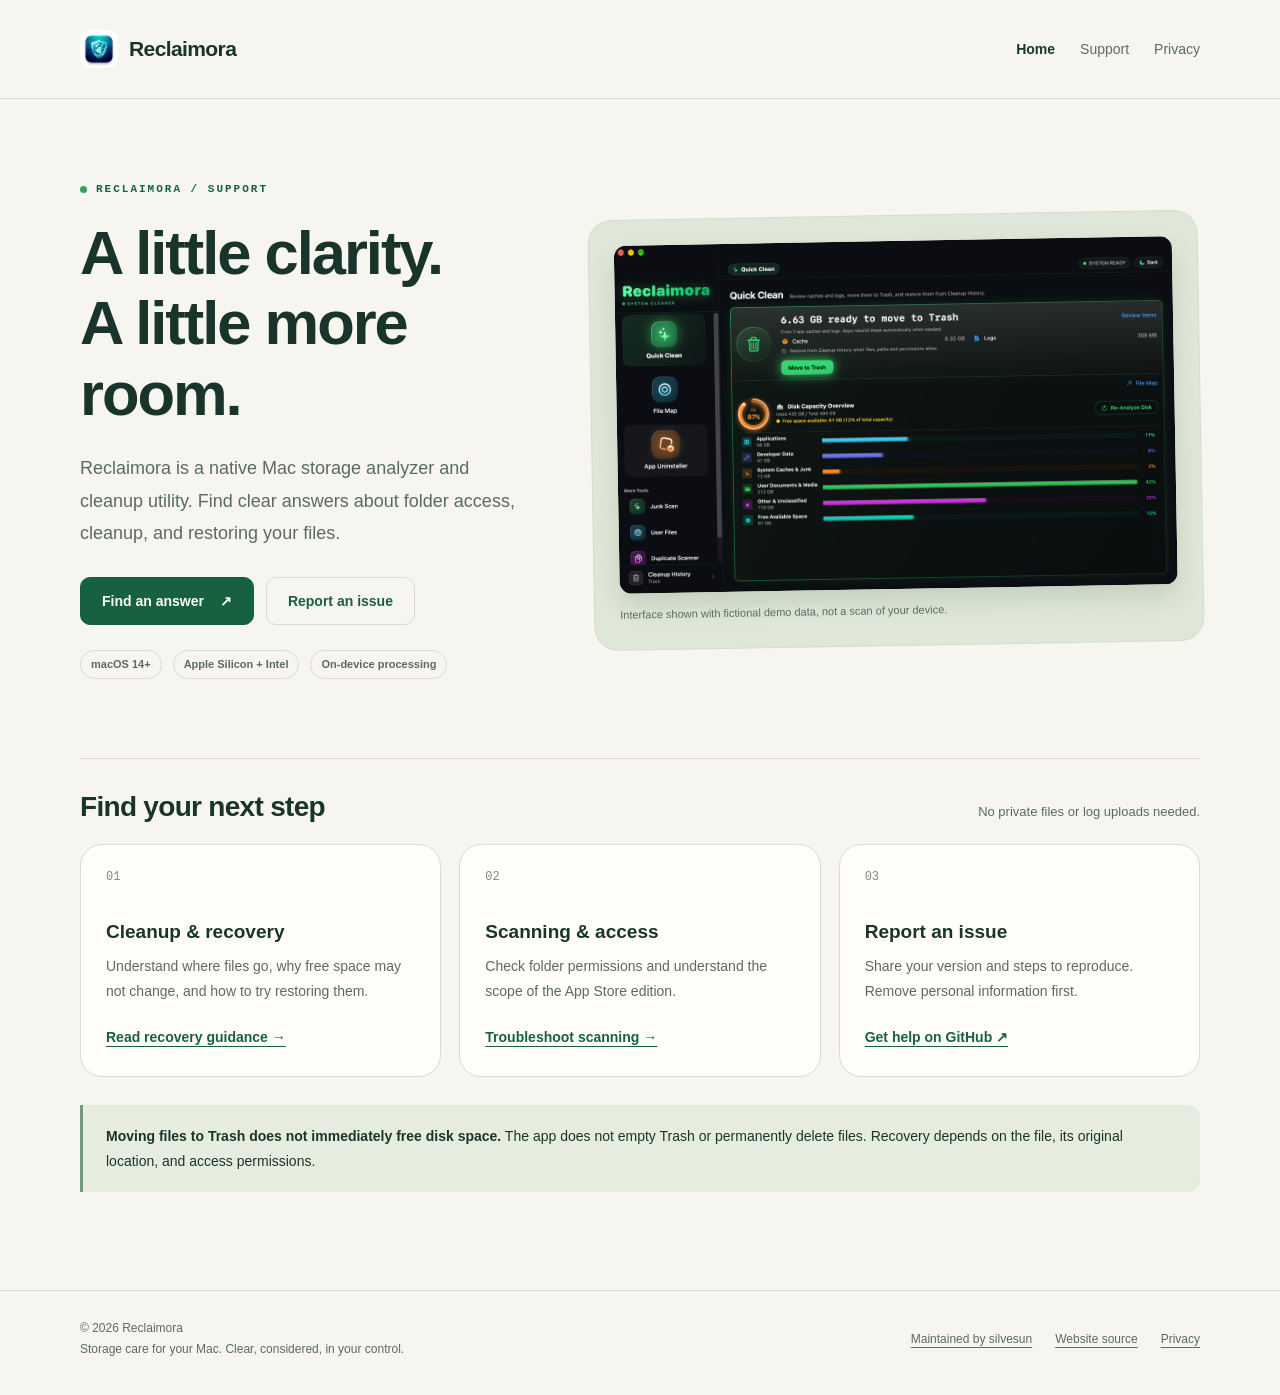
<file: index.html>
<!doctype html>
<html lang="en-US">
<head>
<meta charset="utf-8">
<meta name="viewport" content="width=device-width,initial-scale=1">
<title>Reclaimora · Help for your Mac</title>
<meta name="description" content="Reclaimora is a native Mac storage analyzer and cleanup utility. Find clear answers about folder access, cleanup, and restoring your files.">
<link rel="stylesheet" href="style.css">
<link rel="icon" type="image/png" href="assets/icon.png">
<link rel="canonical" href="https://silvesun.github.io/reclaimora-site/index.html">
</head>
<body>
<a class="skip" href="#main">Skip to content</a>
<header class="site-header">
<div class="wrap header-inner">
<a class="brand" href="index.html">
<img src="assets/icon.png" width="38" height="38" alt="">Reclaimora</a>
<nav class="nav" aria-label="Main navigation">
<a href="index.html" aria-current="page">Home</a>
<a href="support.html">Support</a>
<a href="privacy.html">Privacy</a>
</nav>
</div>
</header>
<main id="main" class="wrap">
<section class="hero">
<div>
<p class="eyebrow">RECLAIMORA / SUPPORT</p>
<h1>A little clarity.<br>A little more room.</h1>
<p class="lede">Reclaimora is a native Mac storage analyzer and cleanup utility. Find clear answers about folder access, cleanup, and restoring your files.</p>
<div class="actions">
<a class="button" href="support.html">Find an answer <span aria-hidden="true">↗</span>
</a>
<a class="button secondary" href="https://github.com/silvesun/reclaimora-site/issues/new/choose">Report an issue</a>
</div>
<div class="pills">
<span class="pill">macOS 14+</span>
<span class="pill">Apple Silicon + Intel</span>
<span class="pill">On-device processing</span>
</div>
</div>
<figure>
<img src="assets/app-en.png" width="2560" height="1600" alt="Reclaimora Quick Clean showing cache and log results with storage categories.">
<figcaption>Interface shown with fictional demo data, not a scan of your device.</figcaption>
</figure>
</section>
<div class="section-top">
<h2>Find your next step</h2>
<p class="small">No private files or log uploads needed.</p>
</div>
<section class="cards" aria-label="Support topics">
<article class="card">
<span class="number">01</span>
<h3>Cleanup & recovery</h3>
<p>Understand where files go, why free space may not change, and how to try restoring them.</p>
<a href="support.html#restore">Read recovery guidance →</a>
</article>
<article class="card">
<span class="number">02</span>
<h3>Scanning & access</h3>
<p>Check folder permissions and understand the scope of the App Store edition.</p>
<a href="support.html#permissions">Troubleshoot scanning →</a>
</article>
<article class="card">
<span class="number">03</span>
<h3>Report an issue</h3>
<p>Share your version and steps to reproduce. Remove personal information first.</p>
<a href="https://github.com/silvesun/reclaimora-site/issues/new/choose">Get help on GitHub ↗</a>
</article>
</section>
<div class="notice">
<strong>Moving files to Trash does not immediately free disk space.</strong> The app does not empty Trash or permanently delete files. Recovery depends on the file, its original location, and access permissions.</div>
</main>
<footer class="site-footer">
<div class="wrap footer-inner">
<div>
<p>© 2026 Reclaimora</p>
<p>Storage care for your Mac. Clear, considered, in your control.</p>
</div>
<div class="footer-links">
<a href="https://github.com/silvesun">Maintained by silvesun</a>
<a href="https://github.com/silvesun/reclaimora-site">Website source</a>
<a href="privacy.html">Privacy</a>
</div>
</div>
</footer>
</body>
</html>
</file>
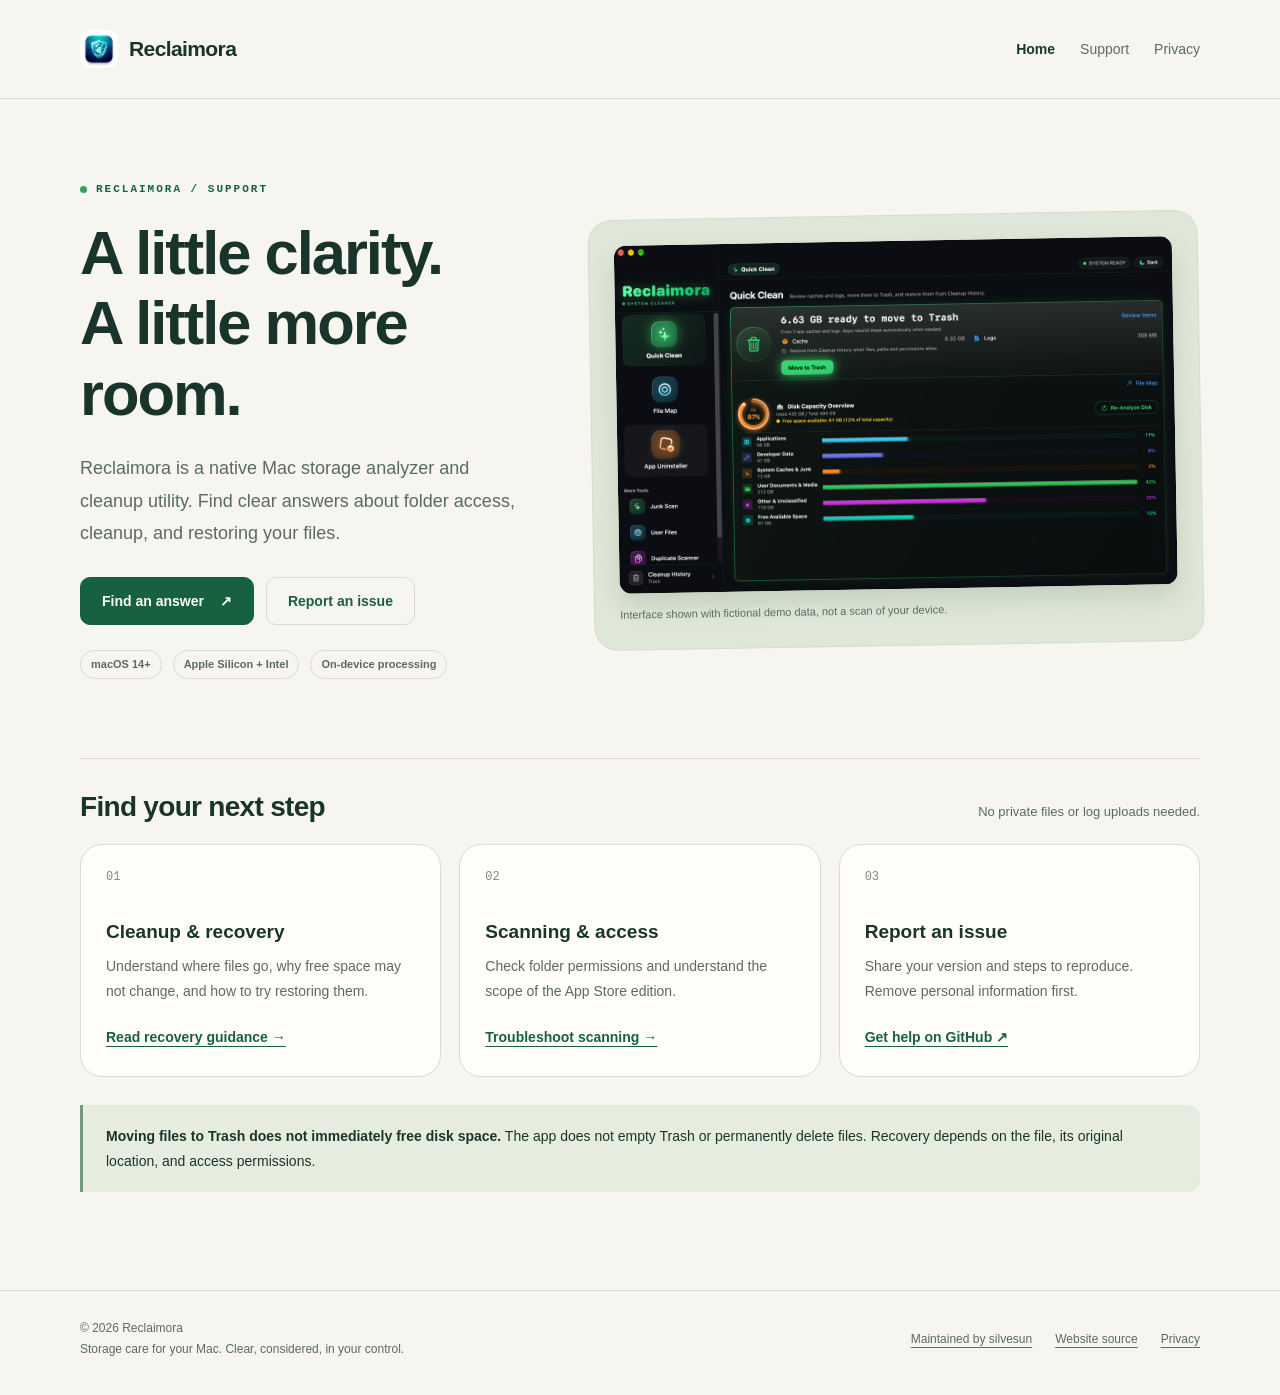
<file: en/index.html>
<!doctype html>
<html lang="en-US">
<head>
<meta charset="utf-8">
<meta name="viewport" content="width=device-width,initial-scale=1">
<title>Reclaimora · Help for your Mac</title>
<meta name="description" content="Reclaimora is a native Mac storage analyzer and cleanup utility. Find clear answers about folder access, cleanup, and restoring your files.">
<link rel="stylesheet" href="../style.css">
<link rel="icon" type="image/png" href="../assets/icon.png">
<link rel="canonical" href="https://silvesun.github.io/reclaimora-site/index.html">
</head>
<body>
<a class="skip" href="#main">Skip to content</a>
<header class="site-header">
<div class="wrap header-inner">
<a class="brand" href="index.html">
<img src="../assets/icon.png" width="38" height="38" alt="">Reclaimora</a>
<nav class="nav" aria-label="Main navigation">
<a href="index.html" aria-current="page">Home</a>
<a href="support.html">Support</a>
<a href="privacy.html">Privacy</a>
</nav>
</div>
</header>
<main id="main" class="wrap">
<section class="hero">
<div>
<p class="eyebrow">RECLAIMORA / SUPPORT</p>
<h1>A little clarity.<br>A little more room.</h1>
<p class="lede">Reclaimora is a native Mac storage analyzer and cleanup utility. Find clear answers about folder access, cleanup, and restoring your files.</p>
<div class="actions">
<a class="button" href="support.html">Find an answer <span aria-hidden="true">↗</span>
</a>
<a class="button secondary" href="https://github.com/silvesun/reclaimora-site/issues/new/choose">Report an issue</a>
</div>
<div class="pills">
<span class="pill">macOS 14+</span>
<span class="pill">Apple Silicon + Intel</span>
<span class="pill">On-device processing</span>
</div>
</div>
<figure>
<img src="../assets/app-en.png" width="2560" height="1600" alt="Reclaimora Quick Clean showing cache and log results with storage categories.">
<figcaption>Interface shown with fictional demo data, not a scan of your device.</figcaption>
</figure>
</section>
<div class="section-top">
<h2>Find your next step</h2>
<p class="small">No private files or log uploads needed.</p>
</div>
<section class="cards" aria-label="Support topics">
<article class="card">
<span class="number">01</span>
<h3>Cleanup & recovery</h3>
<p>Understand where files go, why free space may not change, and how to try restoring them.</p>
<a href="support.html#restore">Read recovery guidance →</a>
</article>
<article class="card">
<span class="number">02</span>
<h3>Scanning & access</h3>
<p>Check folder permissions and understand the scope of the App Store edition.</p>
<a href="support.html#permissions">Troubleshoot scanning →</a>
</article>
<article class="card">
<span class="number">03</span>
<h3>Report an issue</h3>
<p>Share your version and steps to reproduce. Remove personal information first.</p>
<a href="https://github.com/silvesun/reclaimora-site/issues/new/choose">Get help on GitHub ↗</a>
</article>
</section>
<div class="notice">
<strong>Moving files to Trash does not immediately free disk space.</strong> The app does not empty Trash or permanently delete files. Recovery depends on the file, its original location, and access permissions.</div>
</main>
<footer class="site-footer">
<div class="wrap footer-inner">
<div>
<p>© 2026 Reclaimora</p>
<p>Storage care for your Mac. Clear, considered, in your control.</p>
</div>
<div class="footer-links">
<a href="https://github.com/silvesun">Maintained by silvesun</a>
<a href="https://github.com/silvesun/reclaimora-site">Website source</a>
<a href="privacy.html">Privacy</a>
</div>
</div>
</footer>
</body>
</html>
</file>
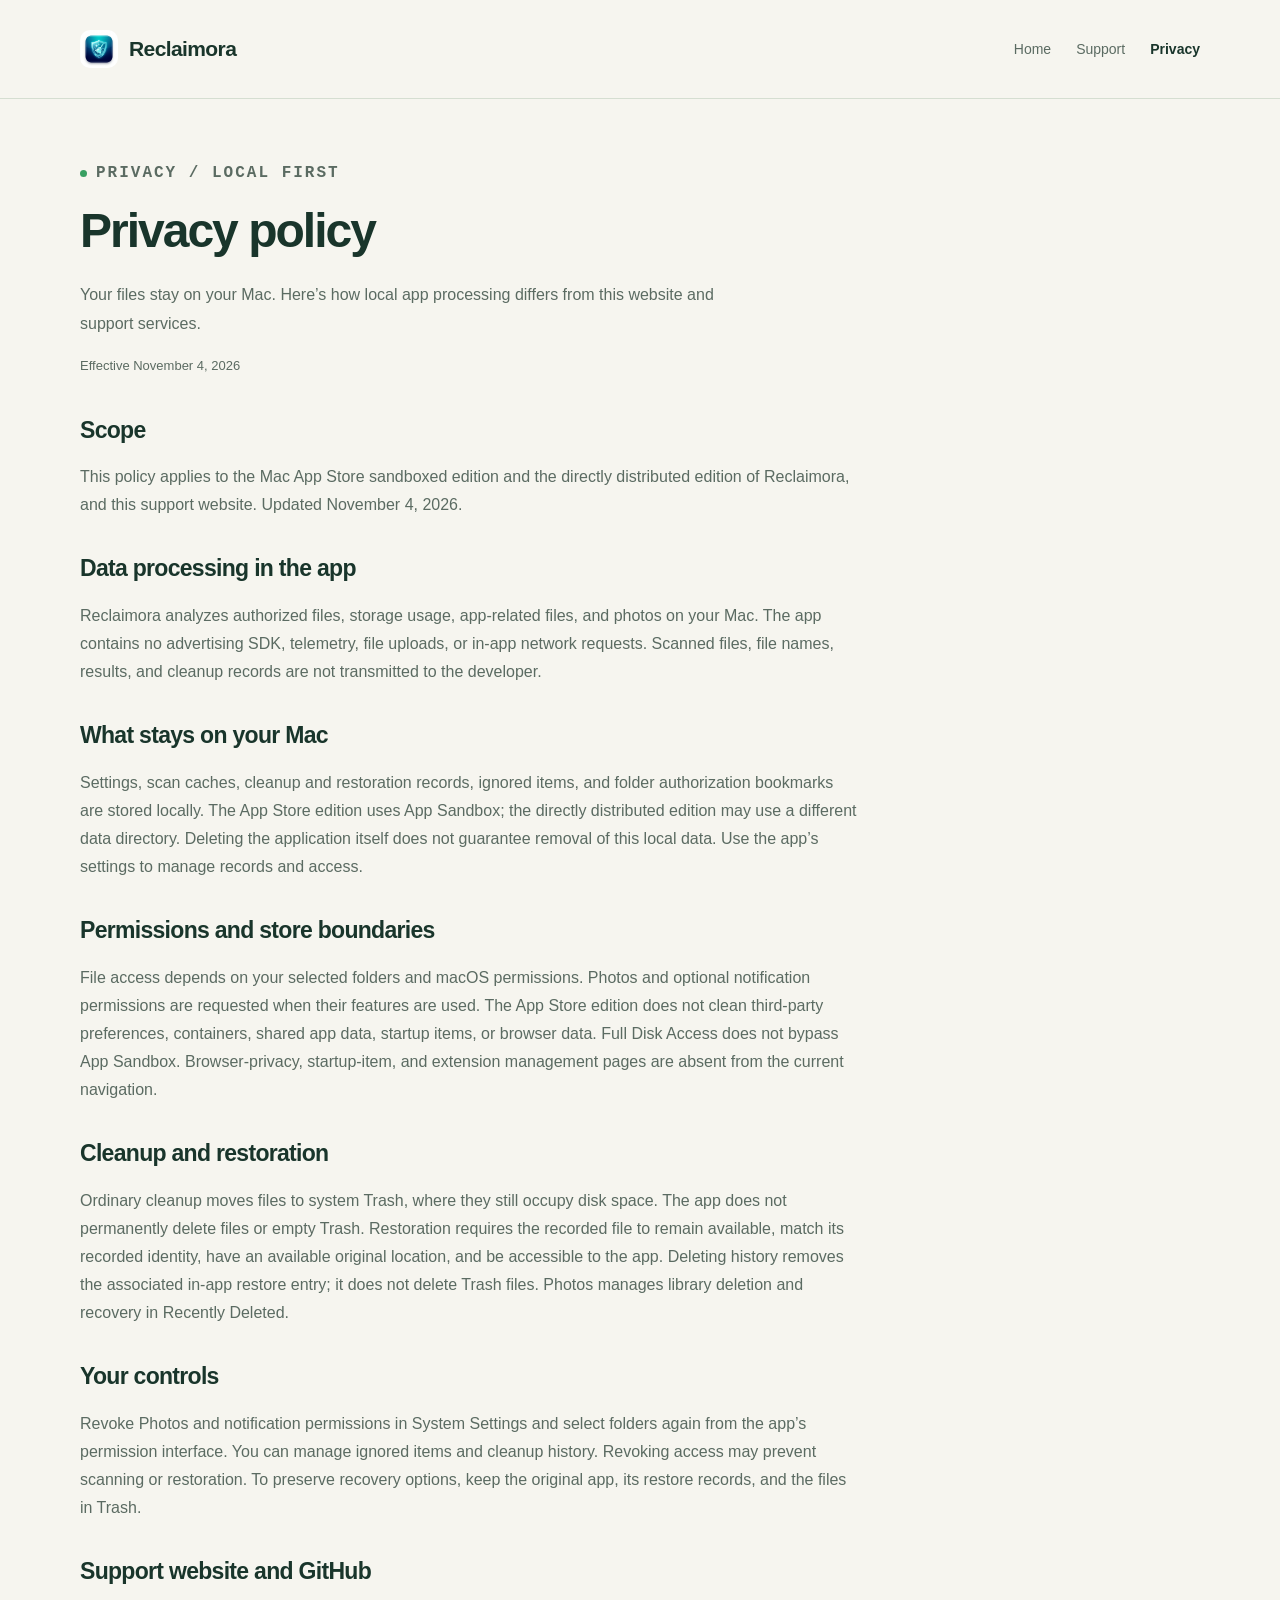
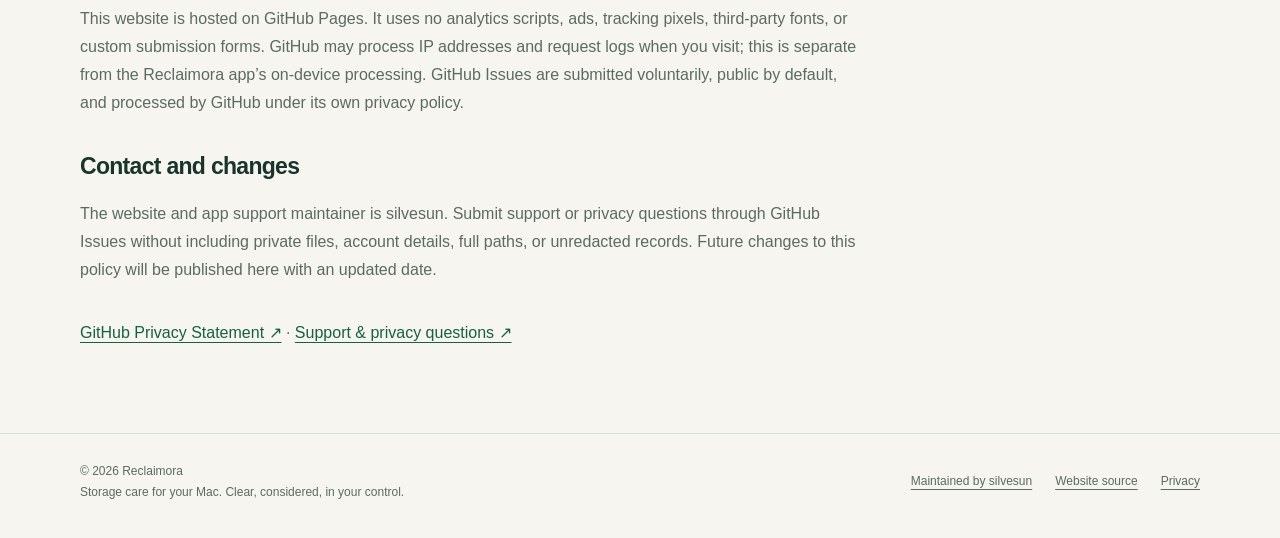
<file: privacy.html>
<!doctype html>
<html lang="en-US">
<head>
<meta charset="utf-8">
<meta name="viewport" content="width=device-width,initial-scale=1">
<title>Reclaimora Privacy Policy</title>
<meta name="description" content="Reclaimora local data processing, permissions, recovery, and privacy information for GitHub Pages and support.">
<link rel="stylesheet" href="style.css">
<link rel="icon" type="image/png" href="assets/icon.png">
<link rel="canonical" href="https://silvesun.github.io/reclaimora-site/privacy.html">
</head>
<body>
<a class="skip" href="#main">Skip to content</a>
<header class="site-header">
<div class="wrap header-inner">
<a class="brand" href="index.html">
<img src="assets/icon.png" width="38" height="38" alt="">Reclaimora</a>
<nav class="nav" aria-label="Main navigation">
<a href="index.html">Home</a>
<a href="support.html">Support</a>
<a href="privacy.html" aria-current="page">Privacy</a>
</nav>
</div>
</header>
<main id="main" class="wrap">
<article class="article">
<div class="page-intro">
<p class="eyebrow">PRIVACY / LOCAL FIRST</p>
<h1>Privacy policy</h1>
<p class="lede">Your files stay on your Mac. Here’s how local app processing differs from this website and support services.</p>
<p class="updated">Effective November 4, 2026</p>
</div>
<section>
<h2>Scope</h2>
<p>This policy applies to the Mac App Store sandboxed edition and the directly distributed edition of Reclaimora, and this support website. Updated November 4, 2026.</p>
</section>
<section>
<h2>Data processing in the app</h2>
<p>Reclaimora analyzes authorized files, storage usage, app-related files, and photos on your Mac. The app contains no advertising SDK, telemetry, file uploads, or in-app network requests. Scanned files, file names, results, and cleanup records are not transmitted to the developer.</p>
</section>
<section>
<h2>What stays on your Mac</h2>
<p>Settings, scan caches, cleanup and restoration records, ignored items, and folder authorization bookmarks are stored locally. The App Store edition uses App Sandbox; the directly distributed edition may use a different data directory. Deleting the application itself does not guarantee removal of this local data. Use the app’s settings to manage records and access.</p>
</section>
<section>
<h2>Permissions and store boundaries</h2>
<p>File access depends on your selected folders and macOS permissions. Photos and optional notification permissions are requested when their features are used. The App Store edition does not clean third-party preferences, containers, shared app data, startup items, or browser data. Full Disk Access does not bypass App Sandbox. Browser-privacy, startup-item, and extension management pages are absent from the current navigation.</p>
</section>
<section>
<h2>Cleanup and restoration</h2>
<p>Ordinary cleanup moves files to system Trash, where they still occupy disk space. The app does not permanently delete files or empty Trash. Restoration requires the recorded file to remain available, match its recorded identity, have an available original location, and be accessible to the app. Deleting history removes the associated in-app restore entry; it does not delete Trash files. Photos manages library deletion and recovery in Recently Deleted.</p>
</section>
<section>
<h2>Your controls</h2>
<p>Revoke Photos and notification permissions in System Settings and select folders again from the app’s permission interface. You can manage ignored items and cleanup history. Revoking access may prevent scanning or restoration. To preserve recovery options, keep the original app, its restore records, and the files in Trash.</p>
</section>
<section>
<h2>Support website and GitHub</h2>
<p>This website is hosted on GitHub Pages. It uses no analytics scripts, ads, tracking pixels, third-party fonts, or custom submission forms. GitHub may process IP addresses and request logs when you visit; this is separate from the Reclaimora app’s on-device processing. GitHub Issues are submitted voluntarily, public by default, and processed by GitHub under its own privacy policy.</p>
</section>
<section>
<h2>Contact and changes</h2>
<p>The website and app support maintainer is silvesun. Submit support or privacy questions through GitHub Issues without including private files, account details, full paths, or unredacted records. Future changes to this policy will be published here with an updated date.</p>
</section>
<p>
<a href="https://docs.github.com/en/site-policy/privacy-policies/github-general-privacy-statement">GitHub Privacy Statement ↗</a> · <a href="https://github.com/silvesun/reclaimora-site/issues/new/choose">Support & privacy questions ↗</a>
</p>
</article>
</main>
<footer class="site-footer">
<div class="wrap footer-inner">
<div>
<p>© 2026 Reclaimora</p>
<p>Storage care for your Mac. Clear, considered, in your control.</p>
</div>
<div class="footer-links">
<a href="https://github.com/silvesun">Maintained by silvesun</a>
<a href="https://github.com/silvesun/reclaimora-site">Website source</a>
<a href="privacy.html">Privacy</a>
</div>
</div>
</footer>
</body>
</html>
</file>
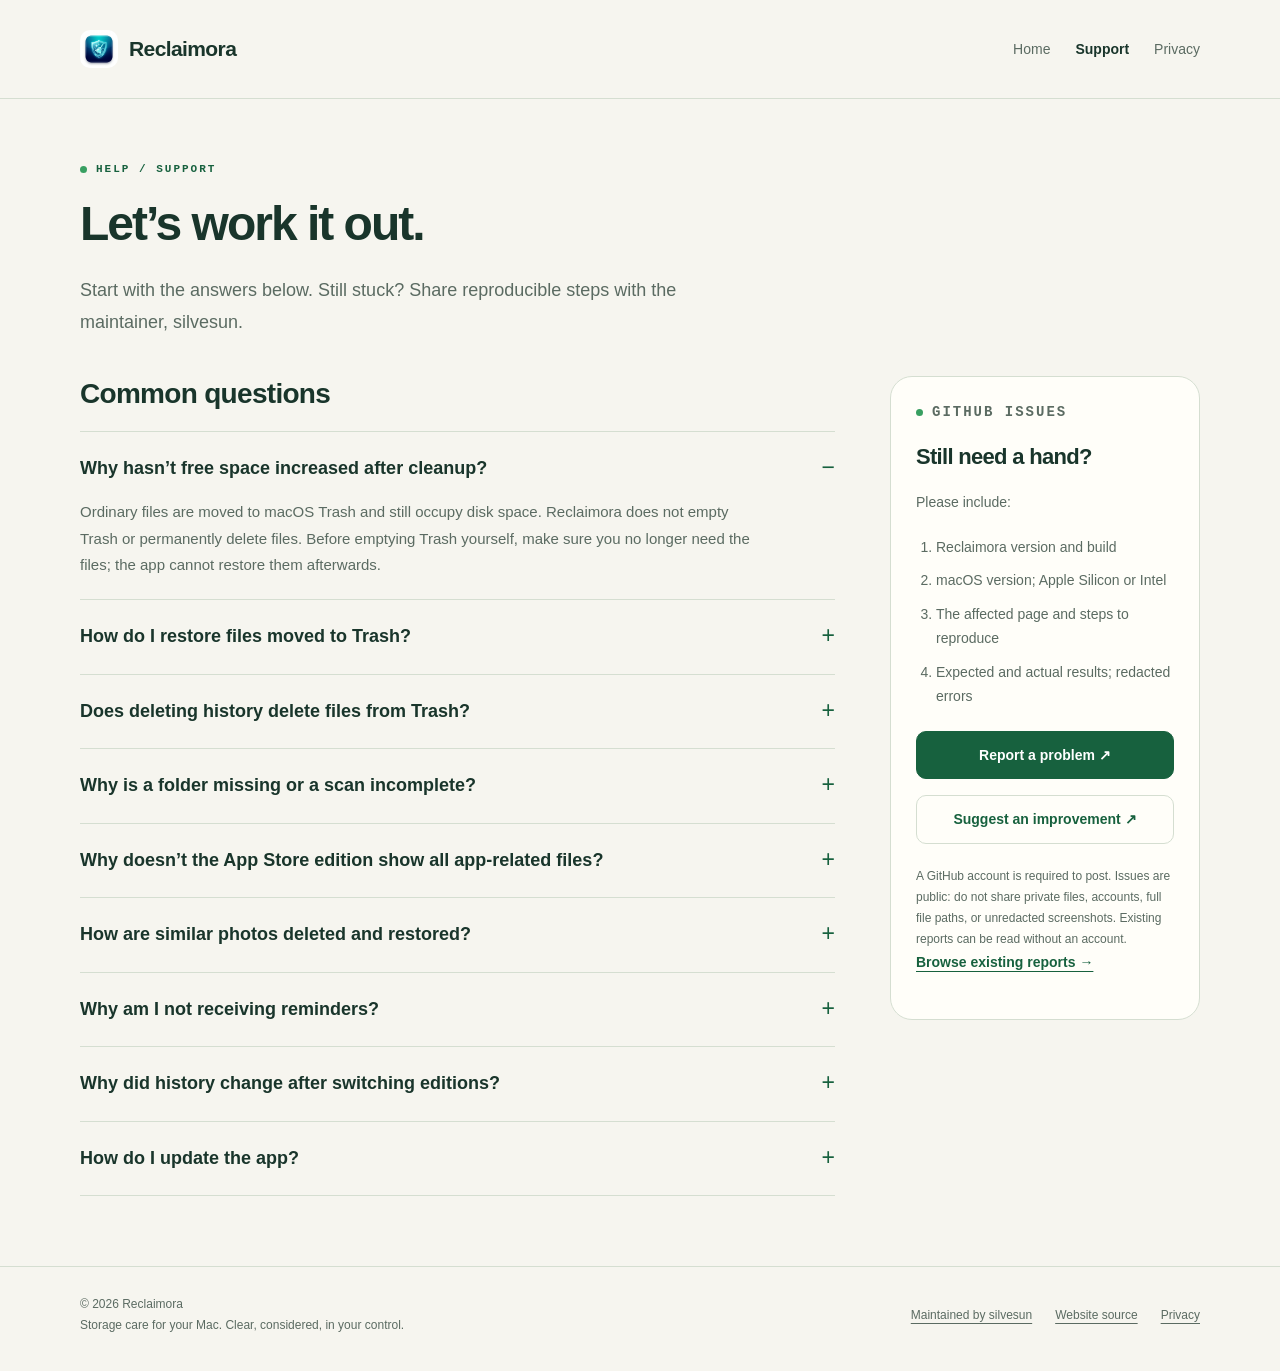
<file: support.html>
<!doctype html>
<html lang="en-US">
<head>
<meta charset="utf-8">
<meta name="viewport" content="width=device-width,initial-scale=1">
<title>Reclaimora Support &amp; FAQ</title>
<meta name="description" content="Help with Reclaimora cleanup, recovery, folder permissions, photos, and GitHub support.">
<link rel="stylesheet" href="style.css">
<link rel="icon" type="image/png" href="assets/icon.png">
<link rel="canonical" href="https://silvesun.github.io/reclaimora-site/support.html">
</head>
<body>
<a class="skip" href="#main">Skip to content</a>
<header class="site-header">
<div class="wrap header-inner">
<a class="brand" href="index.html">
<img src="assets/icon.png" width="38" height="38" alt="">Reclaimora</a>
<nav class="nav" aria-label="Main navigation">
<a href="index.html">Home</a>
<a href="support.html" aria-current="page">Support</a>
<a href="privacy.html">Privacy</a>
</nav>
</div>
</header>
<main id="main" class="wrap">
<div class="page-intro">
<p class="eyebrow">HELP / SUPPORT</p>
<h1>Let’s work it out.</h1>
<p class="lede">Start with the answers below. Still stuck? Share reproducible steps with the maintainer, silvesun.</p>
</div>
<div class="support-layout">
<section aria-label="Frequently asked questions">
<h2>Common questions</h2>
<div class="faq">
<details id="space" open>
<summary>Why hasn’t free space increased after cleanup?</summary>
<p>Ordinary files are moved to macOS Trash and still occupy disk space. Reclaimora does not empty Trash or permanently delete files. Before emptying Trash yourself, make sure you no longer need the files; the app cannot restore them afterwards.</p>
</details>
<details id="restore">
<summary>How do I restore files moved to Trash?</summary>
<p>Use Undo after cleanup, or restore from Cleanup History. The recorded file must still exist, match its recorded identity, have an available original location, and be accessible to the app. If in-app recovery fails, check the files in Finder’s Trash. Restore Photos library images in Photos → Recently Deleted.</p>
</details>
<details id="history">
<summary>Does deleting history delete files from Trash?</summary>
<p>No. Deleting a cleanup record also removes its in-app restore entry, while the files remain in Trash. Keep the record if you want to keep that restore entry.</p>
</details>
<details id="permissions">
<summary>Why is a folder missing or a scan incomplete?</summary>
<p>Check selected folders in Settings → Permissions & Safety and grant access again from the relevant feature. macOS privacy restrictions, file permissions, disconnected drives, or revoked access can prevent reading. Full Disk Access does not bypass App Sandbox. An unreadable folder is not necessarily empty.</p>
</details>
<details id="store">
<summary>Why doesn’t the App Store edition show all app-related files?</summary>
<p>The App Store edition is limited by App Sandbox and user-granted access. It does not clean third-party preferences, containers, shared app data, startup items, or browser data. Results depend on accessible locations; the app does not promise to find every associated file.</p>
</details>
<details id="photos">
<summary>How are similar photos deleted and restored?</summary>
<p>Images in folders are moved to Trash as ordinary files. Photos library images are removed through the Photos framework and managed in Photos → Recently Deleted. Photos controls retention. Try the flow with disposable test photos first.</p>
</details>
<details id="notifications">
<summary>Why am I not receiving reminders?</summary>
<p>Enable reminders in the app, then check Reclaimora in System Settings → Notifications and review your Focus settings. Notifications are optional; turning them off does not affect manual scans.</p>
</details>
<details id="editions">
<summary>Why did history change after switching editions?</summary>
<p>The App Store and directly distributed editions may use different local data directories. There is no automatic history migration. Keep the original edition and Trash files, avoid running both editions together, and complete any restoration before switching editions or changing access.</p>
</details>
<details id="update">
<summary>How do I update the app?</summary>
<p>Update the Mac App Store edition through the App Store. The directly distributed edition has no in-app auto-updater; use only a trusted official release source with the same app identity. Interface screenshots on this website do not mean a new version is available in the store.</p>
</details>
</div>
</section>
<aside class="card">
<p class="eyebrow">GITHUB ISSUES</p>
<h2>Still need a hand?</h2>
<p>Please include:</p>
<ol>
<li>Reclaimora version and build</li>
<li>macOS version; Apple Silicon or Intel</li>
<li>The affected page and steps to reproduce</li>
<li>Expected and actual results; redacted errors</li>
</ol>
<a class="button" href="https://github.com/silvesun/reclaimora-site/issues/new?template=bug_report.yml">Report a problem ↗</a>
<a class="button secondary" href="https://github.com/silvesun/reclaimora-site/issues/new?template=feature_request.yml">Suggest an improvement ↗</a>
<p class="small">A GitHub account is required to post. Issues are public: do not share private files, accounts, full file paths, or unredacted screenshots. Existing reports can be read without an account.</p>
<p>
<a href="https://github.com/silvesun/reclaimora-site/issues">Browse existing reports →</a>
</p>
</aside>
</div>
</main>
<footer class="site-footer">
<div class="wrap footer-inner">
<div>
<p>© 2026 Reclaimora</p>
<p>Storage care for your Mac. Clear, considered, in your control.</p>
</div>
<div class="footer-links">
<a href="https://github.com/silvesun">Maintained by silvesun</a>
<a href="https://github.com/silvesun/reclaimora-site">Website source</a>
<a href="privacy.html">Privacy</a>
</div>
</div>
</footer>
</body>
</html>
</file>
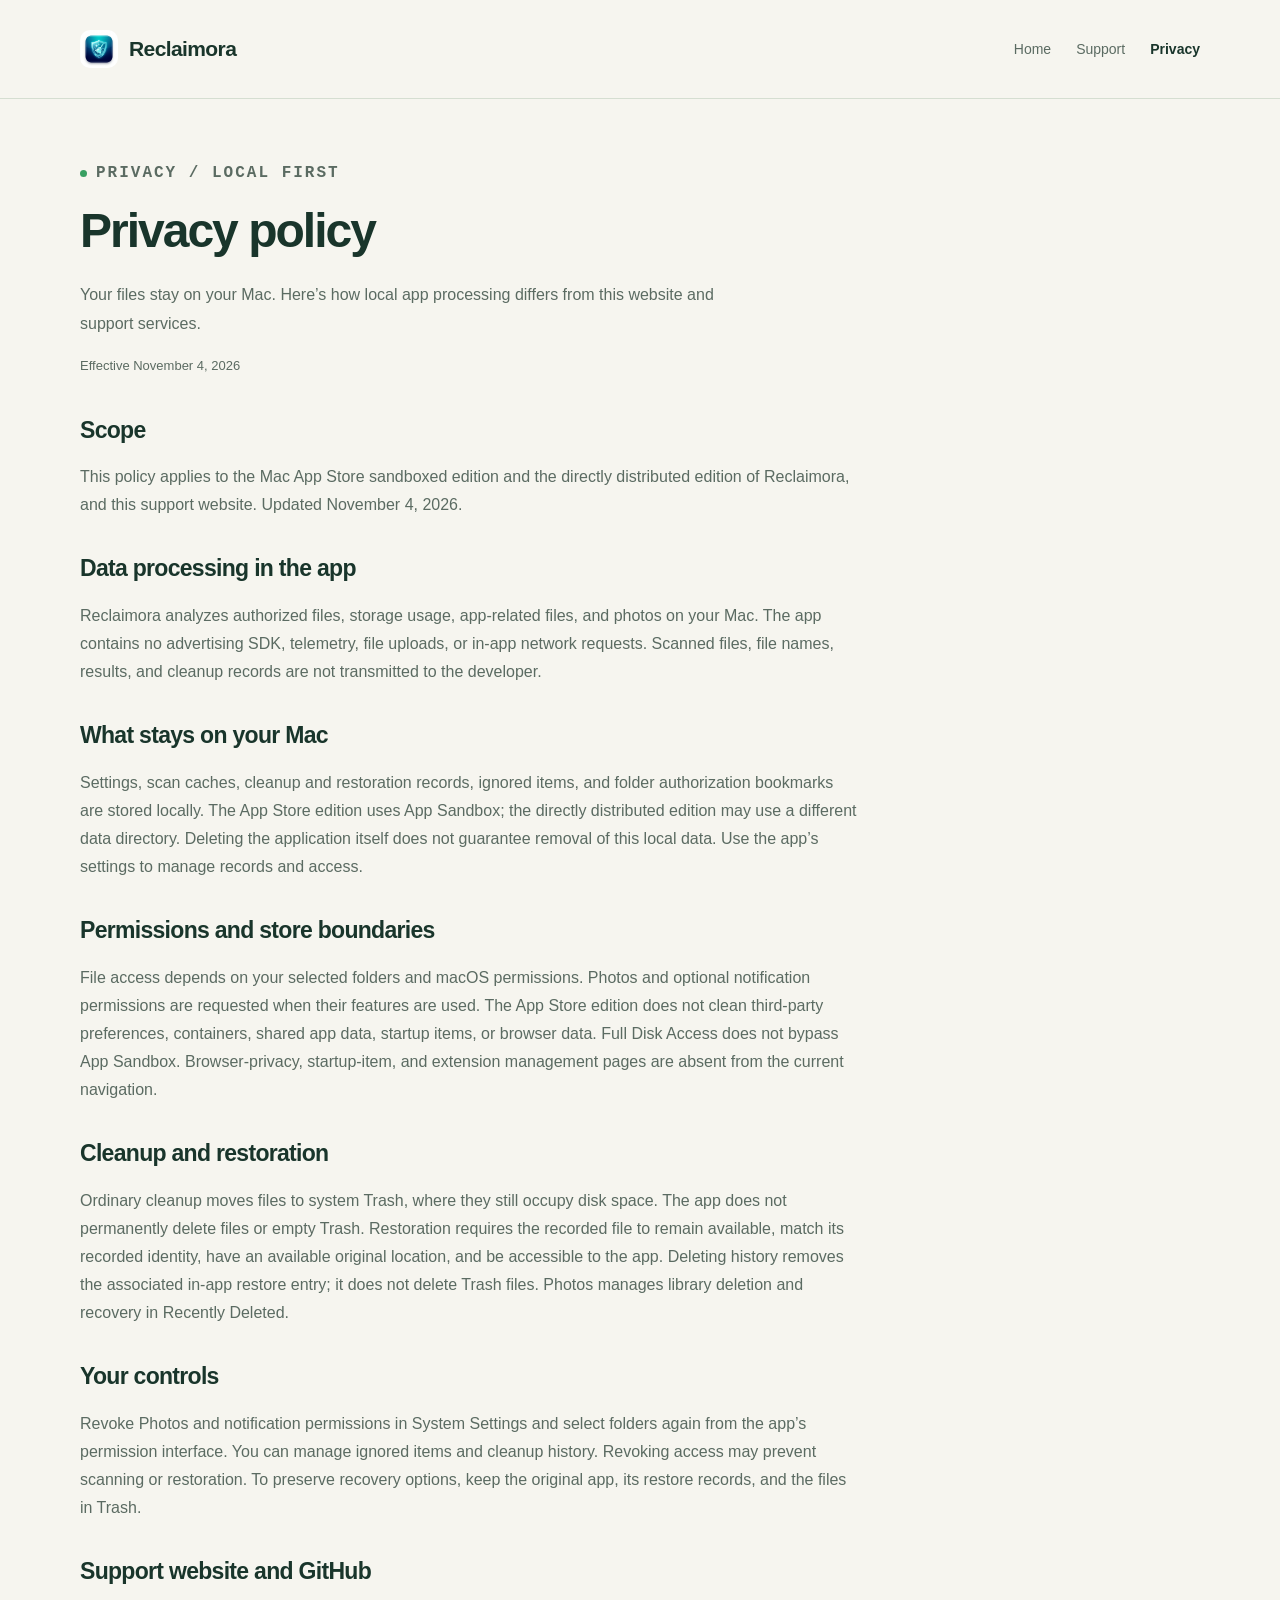
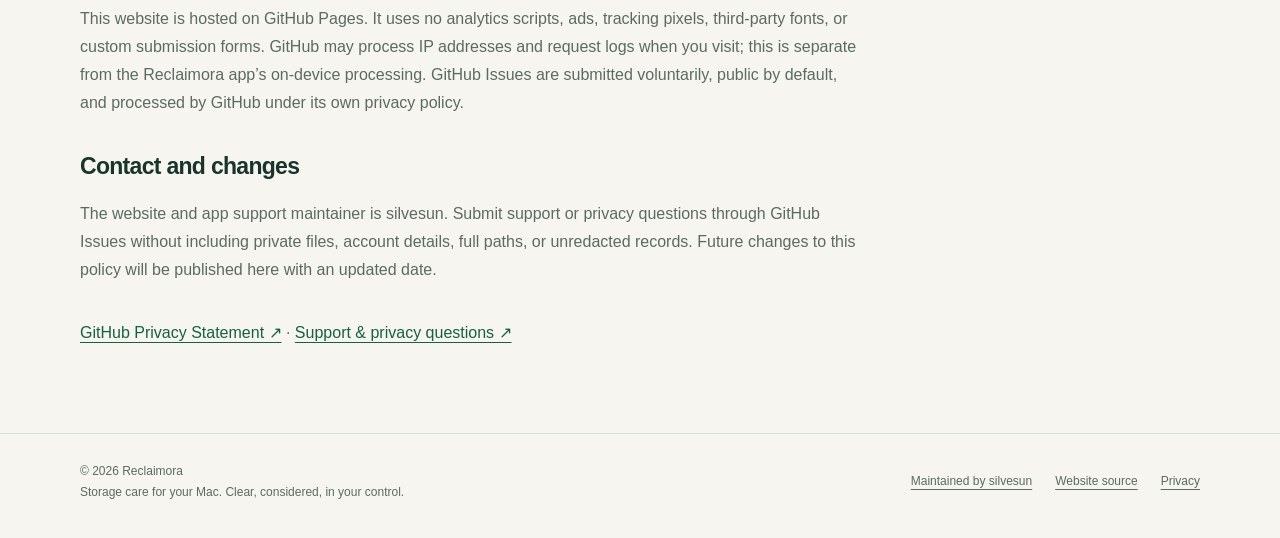
<file: en/privacy.html>
<!doctype html>
<html lang="en-US">
<head>
<meta charset="utf-8">
<meta name="viewport" content="width=device-width,initial-scale=1">
<title>Reclaimora Privacy Policy</title>
<meta name="description" content="Reclaimora local data processing, permissions, recovery, and privacy information for GitHub Pages and support.">
<link rel="stylesheet" href="../style.css">
<link rel="icon" type="image/png" href="../assets/icon.png">
<link rel="canonical" href="https://silvesun.github.io/reclaimora-site/privacy.html">
</head>
<body>
<a class="skip" href="#main">Skip to content</a>
<header class="site-header">
<div class="wrap header-inner">
<a class="brand" href="index.html">
<img src="../assets/icon.png" width="38" height="38" alt="">Reclaimora</a>
<nav class="nav" aria-label="Main navigation">
<a href="index.html">Home</a>
<a href="support.html">Support</a>
<a href="privacy.html" aria-current="page">Privacy</a>
</nav>
</div>
</header>
<main id="main" class="wrap">
<article class="article">
<div class="page-intro">
<p class="eyebrow">PRIVACY / LOCAL FIRST</p>
<h1>Privacy policy</h1>
<p class="lede">Your files stay on your Mac. Here’s how local app processing differs from this website and support services.</p>
<p class="updated">Effective November 4, 2026</p>
</div>
<section>
<h2>Scope</h2>
<p>This policy applies to the Mac App Store sandboxed edition and the directly distributed edition of Reclaimora, and this support website. Updated November 4, 2026.</p>
</section>
<section>
<h2>Data processing in the app</h2>
<p>Reclaimora analyzes authorized files, storage usage, app-related files, and photos on your Mac. The app contains no advertising SDK, telemetry, file uploads, or in-app network requests. Scanned files, file names, results, and cleanup records are not transmitted to the developer.</p>
</section>
<section>
<h2>What stays on your Mac</h2>
<p>Settings, scan caches, cleanup and restoration records, ignored items, and folder authorization bookmarks are stored locally. The App Store edition uses App Sandbox; the directly distributed edition may use a different data directory. Deleting the application itself does not guarantee removal of this local data. Use the app’s settings to manage records and access.</p>
</section>
<section>
<h2>Permissions and store boundaries</h2>
<p>File access depends on your selected folders and macOS permissions. Photos and optional notification permissions are requested when their features are used. The App Store edition does not clean third-party preferences, containers, shared app data, startup items, or browser data. Full Disk Access does not bypass App Sandbox. Browser-privacy, startup-item, and extension management pages are absent from the current navigation.</p>
</section>
<section>
<h2>Cleanup and restoration</h2>
<p>Ordinary cleanup moves files to system Trash, where they still occupy disk space. The app does not permanently delete files or empty Trash. Restoration requires the recorded file to remain available, match its recorded identity, have an available original location, and be accessible to the app. Deleting history removes the associated in-app restore entry; it does not delete Trash files. Photos manages library deletion and recovery in Recently Deleted.</p>
</section>
<section>
<h2>Your controls</h2>
<p>Revoke Photos and notification permissions in System Settings and select folders again from the app’s permission interface. You can manage ignored items and cleanup history. Revoking access may prevent scanning or restoration. To preserve recovery options, keep the original app, its restore records, and the files in Trash.</p>
</section>
<section>
<h2>Support website and GitHub</h2>
<p>This website is hosted on GitHub Pages. It uses no analytics scripts, ads, tracking pixels, third-party fonts, or custom submission forms. GitHub may process IP addresses and request logs when you visit; this is separate from the Reclaimora app’s on-device processing. GitHub Issues are submitted voluntarily, public by default, and processed by GitHub under its own privacy policy.</p>
</section>
<section>
<h2>Contact and changes</h2>
<p>The website and app support maintainer is silvesun. Submit support or privacy questions through GitHub Issues without including private files, account details, full paths, or unredacted records. Future changes to this policy will be published here with an updated date.</p>
</section>
<p>
<a href="https://docs.github.com/en/site-policy/privacy-policies/github-general-privacy-statement">GitHub Privacy Statement ↗</a> · <a href="https://github.com/silvesun/reclaimora-site/issues/new/choose">Support & privacy questions ↗</a>
</p>
</article>
</main>
<footer class="site-footer">
<div class="wrap footer-inner">
<div>
<p>© 2026 Reclaimora</p>
<p>Storage care for your Mac. Clear, considered, in your control.</p>
</div>
<div class="footer-links">
<a href="https://github.com/silvesun">Maintained by silvesun</a>
<a href="https://github.com/silvesun/reclaimora-site">Website source</a>
<a href="privacy.html">Privacy</a>
</div>
</div>
</footer>
</body>
</html>
</file>
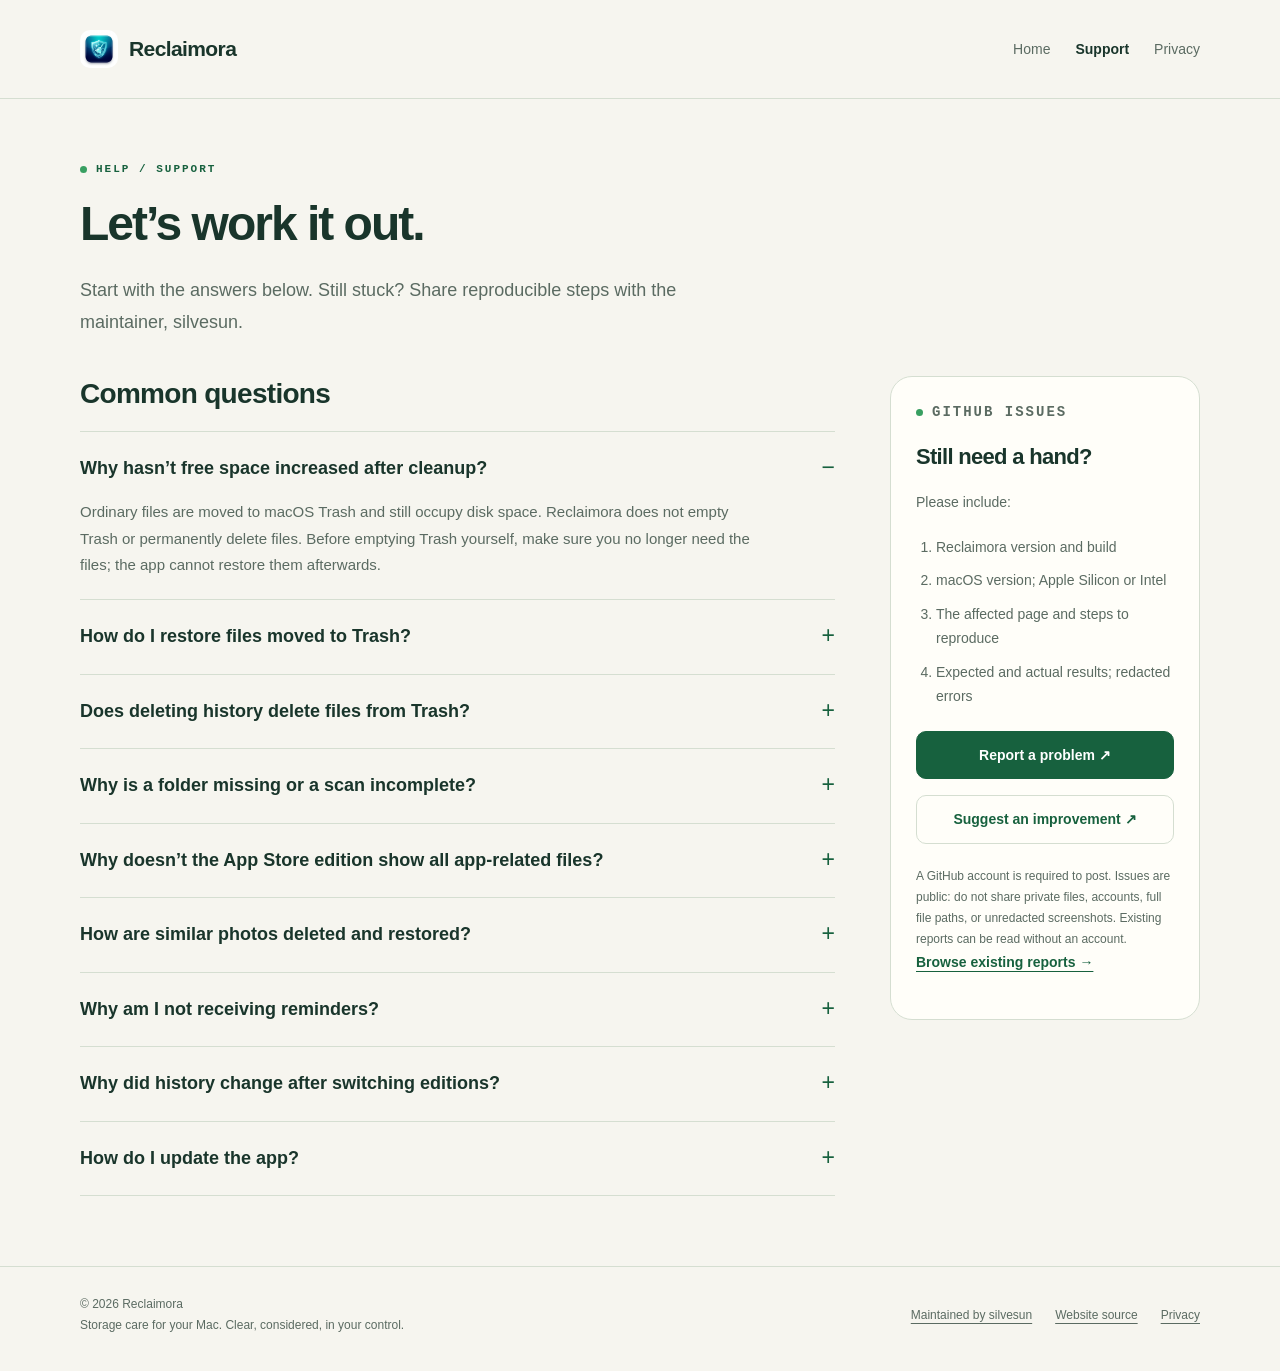
<file: en/support.html>
<!doctype html>
<html lang="en-US">
<head>
<meta charset="utf-8">
<meta name="viewport" content="width=device-width,initial-scale=1">
<title>Reclaimora Support &amp; FAQ</title>
<meta name="description" content="Help with Reclaimora cleanup, recovery, folder permissions, photos, and GitHub support.">
<link rel="stylesheet" href="../style.css">
<link rel="icon" type="image/png" href="../assets/icon.png">
<link rel="canonical" href="https://silvesun.github.io/reclaimora-site/support.html">
</head>
<body>
<a class="skip" href="#main">Skip to content</a>
<header class="site-header">
<div class="wrap header-inner">
<a class="brand" href="index.html">
<img src="../assets/icon.png" width="38" height="38" alt="">Reclaimora</a>
<nav class="nav" aria-label="Main navigation">
<a href="index.html">Home</a>
<a href="support.html" aria-current="page">Support</a>
<a href="privacy.html">Privacy</a>
</nav>
</div>
</header>
<main id="main" class="wrap">
<div class="page-intro">
<p class="eyebrow">HELP / SUPPORT</p>
<h1>Let’s work it out.</h1>
<p class="lede">Start with the answers below. Still stuck? Share reproducible steps with the maintainer, silvesun.</p>
</div>
<div class="support-layout">
<section aria-label="Frequently asked questions">
<h2>Common questions</h2>
<div class="faq">
<details id="space" open>
<summary>Why hasn’t free space increased after cleanup?</summary>
<p>Ordinary files are moved to macOS Trash and still occupy disk space. Reclaimora does not empty Trash or permanently delete files. Before emptying Trash yourself, make sure you no longer need the files; the app cannot restore them afterwards.</p>
</details>
<details id="restore">
<summary>How do I restore files moved to Trash?</summary>
<p>Use Undo after cleanup, or restore from Cleanup History. The recorded file must still exist, match its recorded identity, have an available original location, and be accessible to the app. If in-app recovery fails, check the files in Finder’s Trash. Restore Photos library images in Photos → Recently Deleted.</p>
</details>
<details id="history">
<summary>Does deleting history delete files from Trash?</summary>
<p>No. Deleting a cleanup record also removes its in-app restore entry, while the files remain in Trash. Keep the record if you want to keep that restore entry.</p>
</details>
<details id="permissions">
<summary>Why is a folder missing or a scan incomplete?</summary>
<p>Check selected folders in Settings → Permissions & Safety and grant access again from the relevant feature. macOS privacy restrictions, file permissions, disconnected drives, or revoked access can prevent reading. Full Disk Access does not bypass App Sandbox. An unreadable folder is not necessarily empty.</p>
</details>
<details id="store">
<summary>Why doesn’t the App Store edition show all app-related files?</summary>
<p>The App Store edition is limited by App Sandbox and user-granted access. It does not clean third-party preferences, containers, shared app data, startup items, or browser data. Results depend on accessible locations; the app does not promise to find every associated file.</p>
</details>
<details id="photos">
<summary>How are similar photos deleted and restored?</summary>
<p>Images in folders are moved to Trash as ordinary files. Photos library images are removed through the Photos framework and managed in Photos → Recently Deleted. Photos controls retention. Try the flow with disposable test photos first.</p>
</details>
<details id="notifications">
<summary>Why am I not receiving reminders?</summary>
<p>Enable reminders in the app, then check Reclaimora in System Settings → Notifications and review your Focus settings. Notifications are optional; turning them off does not affect manual scans.</p>
</details>
<details id="editions">
<summary>Why did history change after switching editions?</summary>
<p>The App Store and directly distributed editions may use different local data directories. There is no automatic history migration. Keep the original edition and Trash files, avoid running both editions together, and complete any restoration before switching editions or changing access.</p>
</details>
<details id="update">
<summary>How do I update the app?</summary>
<p>Update the Mac App Store edition through the App Store. The directly distributed edition has no in-app auto-updater; use only a trusted official release source with the same app identity. Interface screenshots on this website do not mean a new version is available in the store.</p>
</details>
</div>
</section>
<aside class="card">
<p class="eyebrow">GITHUB ISSUES</p>
<h2>Still need a hand?</h2>
<p>Please include:</p>
<ol>
<li>Reclaimora version and build</li>
<li>macOS version; Apple Silicon or Intel</li>
<li>The affected page and steps to reproduce</li>
<li>Expected and actual results; redacted errors</li>
</ol>
<a class="button" href="https://github.com/silvesun/reclaimora-site/issues/new?template=bug_report.yml">Report a problem ↗</a>
<a class="button secondary" href="https://github.com/silvesun/reclaimora-site/issues/new?template=feature_request.yml">Suggest an improvement ↗</a>
<p class="small">A GitHub account is required to post. Issues are public: do not share private files, accounts, full file paths, or unredacted screenshots. Existing reports can be read without an account.</p>
<p>
<a href="https://github.com/silvesun/reclaimora-site/issues">Browse existing reports →</a>
</p>
</aside>
</div>
</main>
<footer class="site-footer">
<div class="wrap footer-inner">
<div>
<p>© 2026 Reclaimora</p>
<p>Storage care for your Mac. Clear, considered, in your control.</p>
</div>
<div class="footer-links">
<a href="https://github.com/silvesun">Maintained by silvesun</a>
<a href="https://github.com/silvesun/reclaimora-site">Website source</a>
<a href="privacy.html">Privacy</a>
</div>
</div>
</footer>
</body>
</html>
</file>
<file: style.css>
:root {
  color-scheme:light;
  --bg:#f6f5ef;
  --paper:#fffef9;
  --ink:#19352b;
  --muted:#5b6b62;
  --accent:#17613e;
  --soft:#e6edde;
  --line:#d5ded1;
  --radius:22px}
* {
  box-sizing:border-box}
html {
  scroll-behavior:smooth;
  scroll-padding-top:24px}
body {
  margin:0;
  background:var(--bg);
  color:var(--ink);
  font:16px/1.75 -apple-system,BlinkMacSystemFont,"Segoe UI","PingFang SC",sans-serif}
a {
  color:var(--accent);
  text-underline-offset:4px}
a:hover {
  text-decoration-thickness:2px}
a:focus-visible,summary:focus-visible {
  outline:3px solid #b26a28;
  outline-offset:5px;
  border-radius:4px}
.wrap {
  width:min(1120px,calc(100% - 64px));
  margin:auto}
.skip {
  position:absolute;
  left:16px;
  top:-80px;
  background:var(--paper);
  padding:10px;
  z-index:10}
.skip:focus {
  top:10px}
.site-header {
  border-bottom:1px solid var(--line)}
.header-inner {
  display:flex;
  align-items:center;
  justify-content:space-between;
  gap:24px;
  min-height:98px}
.brand {
  display:inline-flex;
  align-items:center;
  gap:11px;
  font-weight:750;
  font-size:21px;
  letter-spacing:-.6px;
  text-decoration:none;
  color:var(--ink)}
.brand img {
  width:38px;
  height:38px;
  border-radius:10px}
.nav {
  display:flex;
  gap:25px;
  align-items:center;
  font-size:14px}
.nav a {
  text-decoration:none;
  color:var(--muted)}
.nav a[aria-current=page] {
  color:var(--ink);
  font-weight:700}
main {
  padding:62px 0 70px}
.eyebrow {
  font:600 11px/1.5 ui-monospace,SFMono-Regular,monospace;
  letter-spacing:2px;
  color:var(--accent);
  text-transform:uppercase;
  display:flex;
  align-items:center;
  gap:9px}
.eyebrow:before {
  content:"";
  width:7px;
  height:7px;
  background:#389f61;
  border-radius:50%}
h1,h2,h3,p {
  margin-top:0}
h1 {
  font-size:clamp(38px,4.8vw,62px);
  line-height:1.15;
  letter-spacing:-2px;
  margin-bottom:23px;
  font-weight:700}
h2 {
  font-size:28px;
  line-height:1.3;
  letter-spacing:-.7px;
  margin-bottom:18px}
h3 {
  font-size:19px;
  line-height:1.4;
  margin-bottom:9px}
.lede {
  font-size:18px;
  color:var(--muted);
  max-width:680px;
  line-height:1.8}
.hero {
  display:grid;
  grid-template-columns:.85fr 1.15fr;
  align-items:center;
  gap:60px;
  padding:20px 0 52px}
.hero h1 {
  margin-top:20px}
.actions {
  display:flex;
  gap:12px;
  flex-wrap:wrap;
  margin-top:27px}
.button {
  display:inline-flex;
  align-items:center;
  justify-content:center;
  gap:16px;
  background:var(--accent);
  color:#fff;
  padding:11px 21px;
  border:1px solid var(--accent);
  border-radius:10px;
  text-decoration:none;
  font-weight:600;
  font-size:14px;
  min-height:46px}
.button.secondary {
  background:transparent;
  color:var(--accent);
  border-color:var(--line)}
.button:hover {
  background:#124a30;
  color:white}
.hero figure {
  margin:0;
  background:#dfe8d8;
  border:1px solid #d3ddce;
  border-radius:24px;
  padding:25px;
  transform:rotate(-1deg)}
.hero figure img {
  display:block;
  width:100%;
  height:auto;
  border-radius:12px;
  box-shadow:0 12px 25px #19352b22}
.hero figcaption {
  font-size:11px;
  color:var(--muted);
  margin-top:13px;
  line-height:1.6}
.pills {
  display:flex;
  gap:11px;
  flex-wrap:wrap;
  margin-top:25px}
.pill {
  font-size:11px;
  font-weight:600;
  border:1px solid var(--line);
  padding:4px 10px;
  border-radius:20px;
  color:var(--muted)}
.section-top {
  display:flex;
  justify-content:space-between;
  align-items:baseline;
  gap:20px;
  border-top:1px solid var(--line);
  padding-top:30px;
  margin-top:27px}
.small {
  font-size:13px;
  color:var(--muted)}
.cards {
  display:grid;
  grid-template-columns:repeat(3,1fr);
  gap:18px}
.card {
  padding:25px;
  background:var(--paper);
  border:1px solid var(--line);
  border-radius:var(--radius)}
.card .number {
  font:12px ui-monospace,monospace;
  color:#7a8c7d;
  margin-bottom:35px;
  display:block}
.card p {
  font-size:14px;
  color:var(--muted);
  margin-bottom:20px}
.card a {
  font-size:14px;
  font-weight:600}
.notice {
  border-left:3px solid #6f997a;
  background:var(--soft);
  padding:19px 23px;
  border-radius:0 12px 12px 0;
  margin:28px 0;
  color:var(--ink);
  font-size:14px}
.notice p:last-child {
  margin-bottom:0}
.page-intro {
  max-width:820px;
  margin-bottom:38px}
.page-intro .eyebrow {
  margin-bottom:18px}
.page-intro h1 {
  font-size:48px}
.support-layout {
  display:grid;
  grid-template-columns:1fr 310px;
  gap:55px;
  align-items:start}
.faq {
  border-top:1px solid var(--line)}
details {
  border-bottom:1px solid var(--line);
  padding:21px 0}
summary {
  font-size:18px;
  font-weight:600;
  cursor:pointer;
  list-style:none;
  display:flex;
  gap:20px;
  justify-content:space-between}
summary::-webkit-details-marker {
  display:none}
summary:after {
  content:"+";
  color:var(--accent);
  font-weight:400;
  font-size:23px;
  line-height:1.3}
details[open] summary:after {
  content:"−"}
details p {
  color:var(--muted);
  font-size:15px;
  max-width:680px;
  margin:15px 0 0}
aside.card {
  position:sticky;
  top:25px}
aside h2 {
  font-size:22px}
aside ol {
  padding-left:20px;
  color:var(--muted);
  font-size:14px}
aside li {
  margin:9px 0}
aside .button {
  width:100%;
  margin:8px 0}
aside .small {
  font-size:12px;
  margin:14px 0 0}
.article {
  max-width:780px}
.article section {
  margin:35px 0}
.article h2 {
  font-size:23px}
.article p,.article li {
  color:var(--muted);
  font-size:16px}
.article ul {
  padding-left:23px}
.article li {
  margin-bottom:9px}
.article strong {
  color:var(--ink)}
.article .updated {
  font-size:13px;
  color:var(--muted)}
.site-footer {
  border-top:1px solid var(--line);
  padding:27px 0 35px}
.footer-inner {
  display:flex;
  justify-content:space-between;
  gap:25px;
  align-items:center;
  color:var(--muted);
  font-size:12px}
.footer-inner p {
  margin:0}
.footer-links {
  display:flex;
  gap:23px}
.footer-links a {
  color:var(--muted)}
@media(max-width:850px) {
  .hero {
  grid-template-columns:1fr;
  gap:35px}
.hero figure {
  transform:none;
  max-width:660px}
.support-layout {
  grid-template-columns:1fr;
  gap:30px}
aside.card {
  position:static}
.cards {
  grid-template-columns:1fr}
.card .number {
  margin-bottom:18px}
.hero h1 {
  max-width:650px}
.nav {
  gap:17px}
}
@media(max-width:520px) {
  .wrap {
  width:calc(100% - 36px)}
.header-inner {
  min-height:100px;
  gap:15px;
  flex-wrap:wrap;
  padding:18px 0}
.brand {
  font-size:19px}
.brand img {
  width:31px;
  height:31px}
.nav {
  font-size:13px;
  gap:17px;
  flex-wrap:wrap}
main {
  padding:38px 0 48px}
.hero {
  padding:0 0 25px}
.hero figure {
  padding:14px;
  border-radius:18px}
.page-intro h1 {
  font-size:38px;
  letter-spacing:-1px}
.footer-inner {
  align-items:flex-start;
  flex-direction:column}
.section-top {
  align-items:flex-start;
  flex-direction:column;
  gap:0}
.lede {
  font-size:16px}
summary {
  font-size:16px}
.pills {
  gap:7px}
.article p,.article li {
  font-size:15px}
}
@media(prefers-reduced-motion:reduce) {
  html {
  scroll-behavior:auto}
}
</file>
